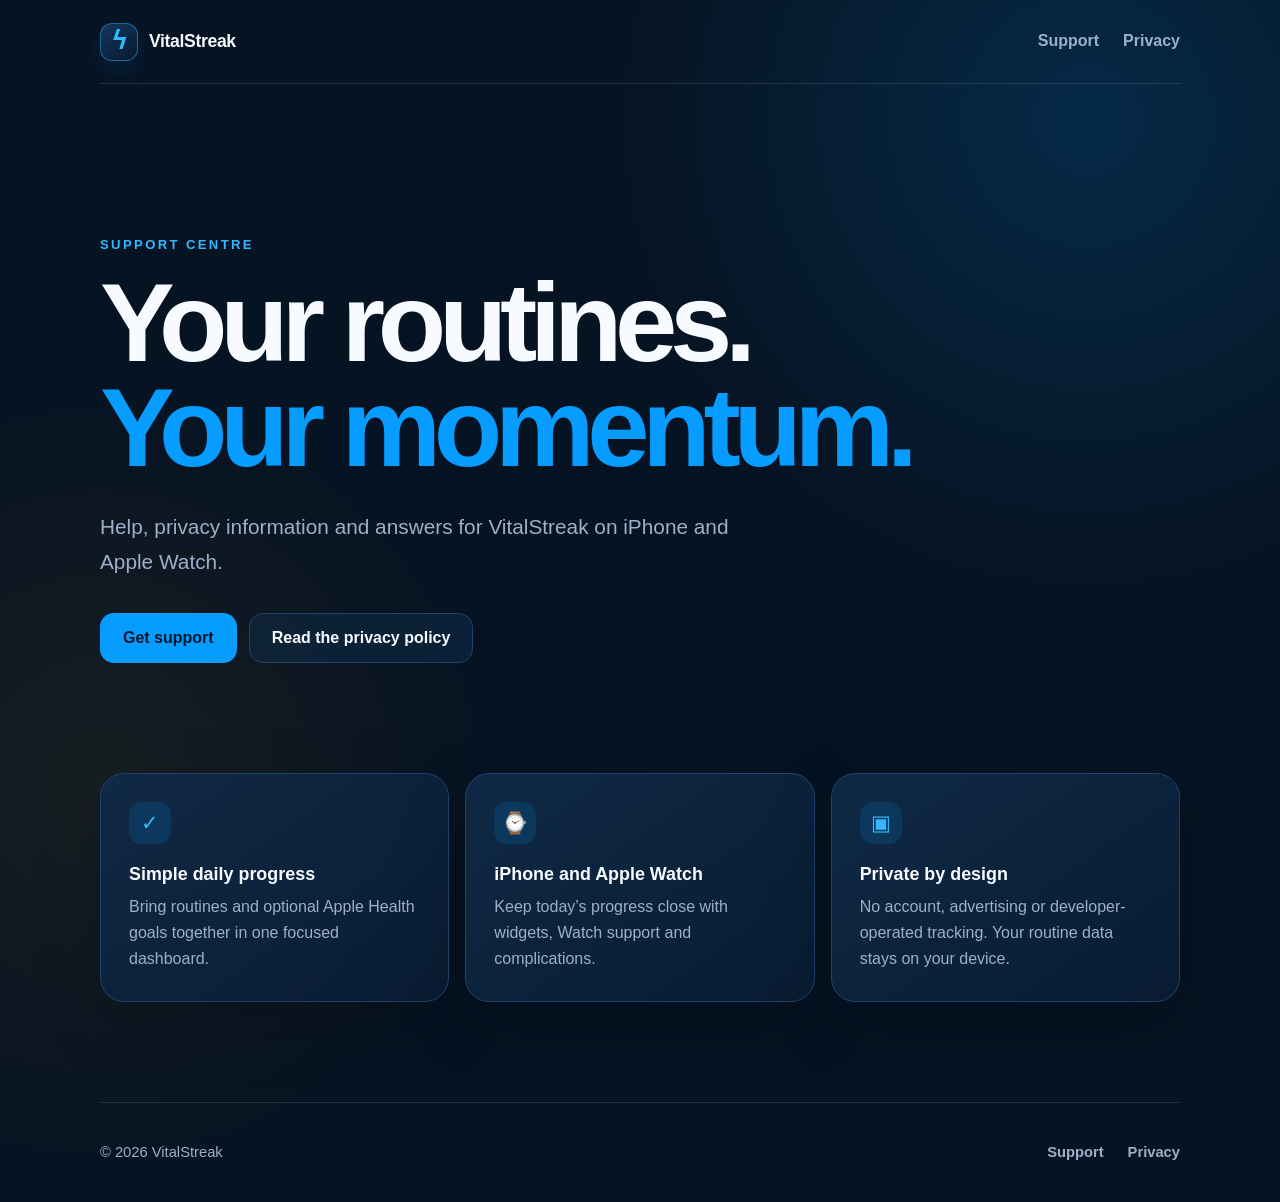
<file: index.html>
<!doctype html>
<html lang="en-GB">
<head>
  <meta charset="utf-8">
  <meta name="viewport" content="width=device-width, initial-scale=1">
  <meta name="description" content="Support and privacy information for VitalStreak, the daily health and routine tracker for iPhone and Apple Watch.">
  <meta name="theme-color" content="#071528">
  <title>VitalStreak Support</title>
  <link rel="icon" type="image/svg+xml" href="data:image/svg+xml,%3Csvg xmlns='http://www.w3.org/2000/svg' viewBox='0 0 64 64'%3E%3Crect width='64' height='64' rx='16' fill='%23071528'/%3E%3Cpath d='M34 8 18 35h12l-3 21 19-31H34z' fill='%230099ff'/%3E%3C/svg%3E">
  <link rel="stylesheet" href="styles.css">
</head>
<body>
  <header class="site-header">
    <a class="brand" href="./" aria-label="VitalStreak home">
      <span class="brand-mark" aria-hidden="true">ϟ</span>
      <span>VitalStreak</span>
    </a>
    <nav aria-label="Main navigation">
      <a href="support/">Support</a>
      <a href="privacy/">Privacy</a>
    </nav>
  </header>

  <main>
    <section class="hero">
      <p class="eyebrow">SUPPORT CENTRE</p>
      <h1>Your routines.<br><span>Your momentum.</span></h1>
      <p class="intro">Help, privacy information and answers for VitalStreak on iPhone and Apple Watch.</p>
      <div class="actions">
        <a class="button primary" href="support/">Get support</a>
        <a class="button secondary" href="privacy/">Read the privacy policy</a>
      </div>
    </section>

    <section class="feature-grid" aria-label="VitalStreak principles">
      <article class="feature-card">
        <span class="feature-icon" aria-hidden="true">✓</span>
        <h2>Simple daily progress</h2>
        <p>Bring routines and optional Apple Health goals together in one focused dashboard.</p>
      </article>
      <article class="feature-card">
        <span class="feature-icon" aria-hidden="true">⌚</span>
        <h2>iPhone and Apple Watch</h2>
        <p>Keep today’s progress close with widgets, Watch support and complications.</p>
      </article>
      <article class="feature-card">
        <span class="feature-icon" aria-hidden="true">▣</span>
        <h2>Private by design</h2>
        <p>No account, advertising or developer-operated tracking. Your routine data stays on your device.</p>
      </article>
    </section>
  </main>

  <footer>
    <p>© 2026 VitalStreak</p>
    <div><a href="support/">Support</a><a href="privacy/">Privacy</a></div>
  </footer>
</body>
</html>
</file>
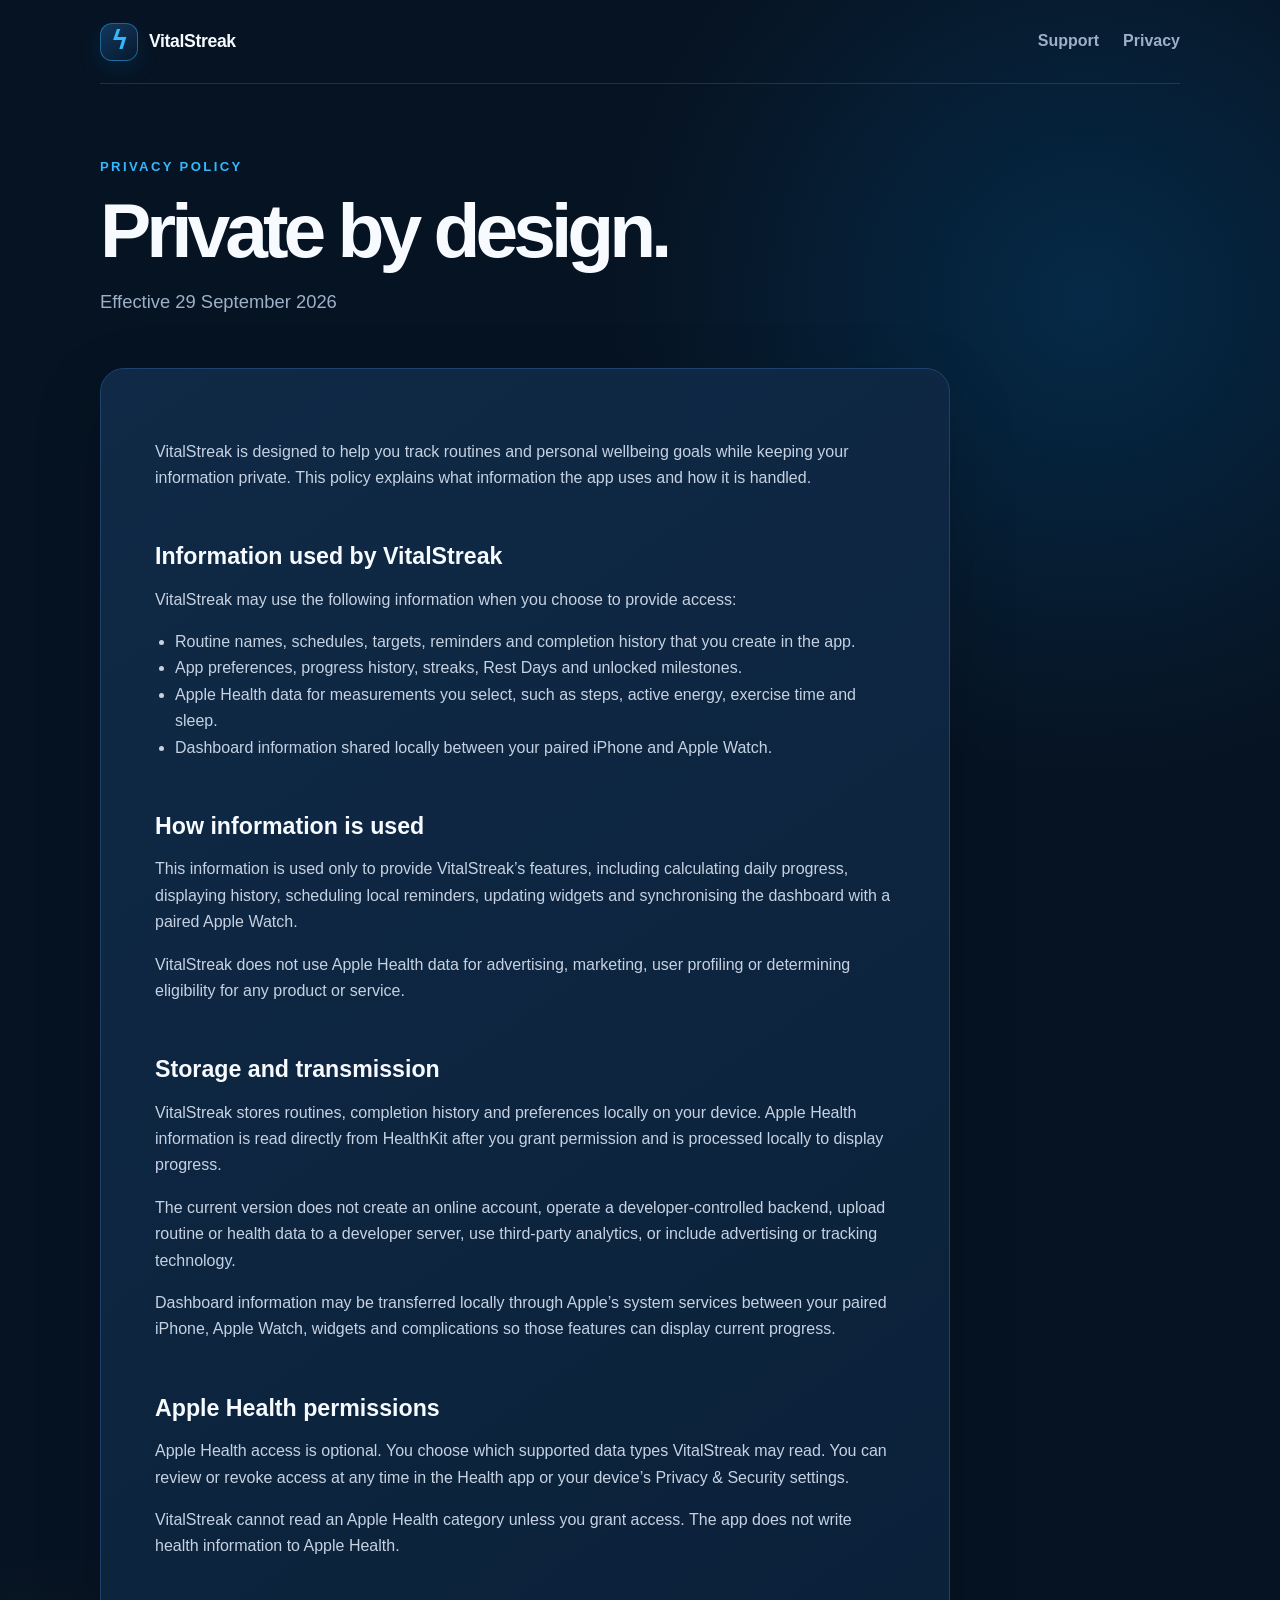
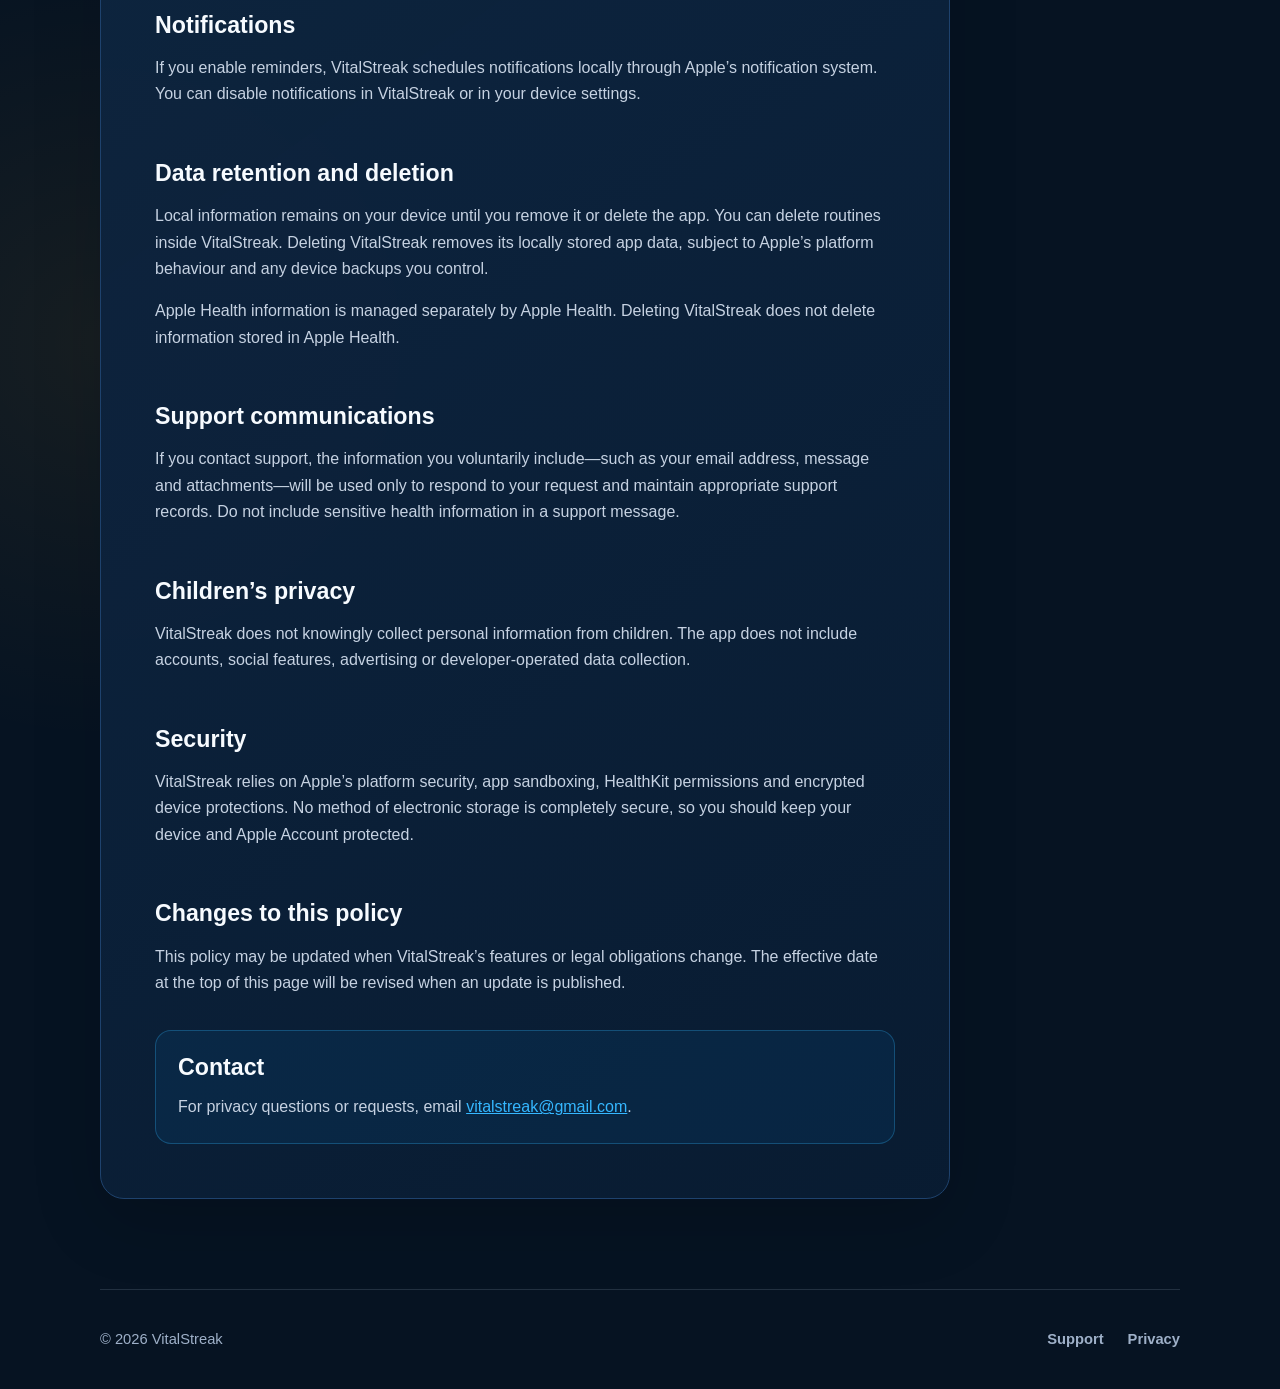
<file: privacy/index.html>
<!doctype html>
<html lang="en-GB">
<head>
  <meta charset="utf-8">
  <meta name="viewport" content="width=device-width, initial-scale=1">
  <meta name="description" content="VitalStreak privacy policy.">
  <meta name="theme-color" content="#071528">
  <title>Privacy Policy — VitalStreak</title>
  <link rel="icon" type="image/svg+xml" href="data:image/svg+xml,%3Csvg xmlns='http://www.w3.org/2000/svg' viewBox='0 0 64 64'%3E%3Crect width='64' height='64' rx='16' fill='%23071528'/%3E%3Cpath d='M34 8 18 35h12l-3 21 19-31H34z' fill='%230099ff'/%3E%3C/svg%3E">
  <link rel="stylesheet" href="../styles.css">
</head>
<body>
  <header class="site-header">
    <a class="brand" href="../" aria-label="VitalStreak home"><span class="brand-mark" aria-hidden="true">ϟ</span><span>VitalStreak</span></a>
    <nav aria-label="Main navigation"><a href="../support/">Support</a><a href="./" aria-current="page">Privacy</a></nav>
  </header>

  <main>
    <header class="page-heading">
      <p class="eyebrow">PRIVACY POLICY</p>
      <h1>Private by design.</h1>
      <p>Effective 29 September 2026</p>
    </header>

    <article class="content-card">
      <p>VitalStreak is designed to help you track routines and personal wellbeing goals while keeping your information private. This policy explains what information the app uses and how it is handled.</p>

      <h2>Information used by VitalStreak</h2>
      <p>VitalStreak may use the following information when you choose to provide access:</p>
      <ul>
        <li>Routine names, schedules, targets, reminders and completion history that you create in the app.</li>
        <li>App preferences, progress history, streaks, Rest Days and unlocked milestones.</li>
        <li>Apple Health data for measurements you select, such as steps, active energy, exercise time and sleep.</li>
        <li>Dashboard information shared locally between your paired iPhone and Apple Watch.</li>
      </ul>

      <h2>How information is used</h2>
      <p>This information is used only to provide VitalStreak’s features, including calculating daily progress, displaying history, scheduling local reminders, updating widgets and synchronising the dashboard with a paired Apple Watch.</p>
      <p>VitalStreak does not use Apple Health data for advertising, marketing, user profiling or determining eligibility for any product or service.</p>

      <h2>Storage and transmission</h2>
      <p>VitalStreak stores routines, completion history and preferences locally on your device. Apple Health information is read directly from HealthKit after you grant permission and is processed locally to display progress.</p>
      <p>The current version does not create an online account, operate a developer-controlled backend, upload routine or health data to a developer server, use third-party analytics, or include advertising or tracking technology.</p>
      <p>Dashboard information may be transferred locally through Apple’s system services between your paired iPhone, Apple Watch, widgets and complications so those features can display current progress.</p>

      <h2>Apple Health permissions</h2>
      <p>Apple Health access is optional. You choose which supported data types VitalStreak may read. You can review or revoke access at any time in the Health app or your device’s Privacy &amp; Security settings.</p>
      <p>VitalStreak cannot read an Apple Health category unless you grant access. The app does not write health information to Apple Health.</p>

      <h2>Notifications</h2>
      <p>If you enable reminders, VitalStreak schedules notifications locally through Apple’s notification system. You can disable notifications in VitalStreak or in your device settings.</p>

      <h2>Data retention and deletion</h2>
      <p>Local information remains on your device until you remove it or delete the app. You can delete routines inside VitalStreak. Deleting VitalStreak removes its locally stored app data, subject to Apple’s platform behaviour and any device backups you control.</p>
      <p>Apple Health information is managed separately by Apple Health. Deleting VitalStreak does not delete information stored in Apple Health.</p>

      <h2>Support communications</h2>
      <p>If you contact support, the information you voluntarily include—such as your email address, message and attachments—will be used only to respond to your request and maintain appropriate support records. Do not include sensitive health information in a support message.</p>

      <h2>Children’s privacy</h2>
      <p>VitalStreak does not knowingly collect personal information from children. The app does not include accounts, social features, advertising or developer-operated data collection.</p>

      <h2>Security</h2>
      <p>VitalStreak relies on Apple’s platform security, app sandboxing, HealthKit permissions and encrypted device protections. No method of electronic storage is completely secure, so you should keep your device and Apple Account protected.</p>

      <h2>Changes to this policy</h2>
      <p>This policy may be updated when VitalStreak’s features or legal obligations change. The effective date at the top of this page will be revised when an update is published.</p>

      <div class="contact-box">
        <h2>Contact</h2>
        <p>For privacy questions or requests, email <a href="mailto:vitalstreak@gmail.com">vitalstreak@gmail.com</a>.</p>
      </div>
    </article>
  </main>

  <footer><p>© 2026 VitalStreak</p><div><a href="../support/">Support</a><a href="./">Privacy</a></div></footer>
</body>
</html>
</file>
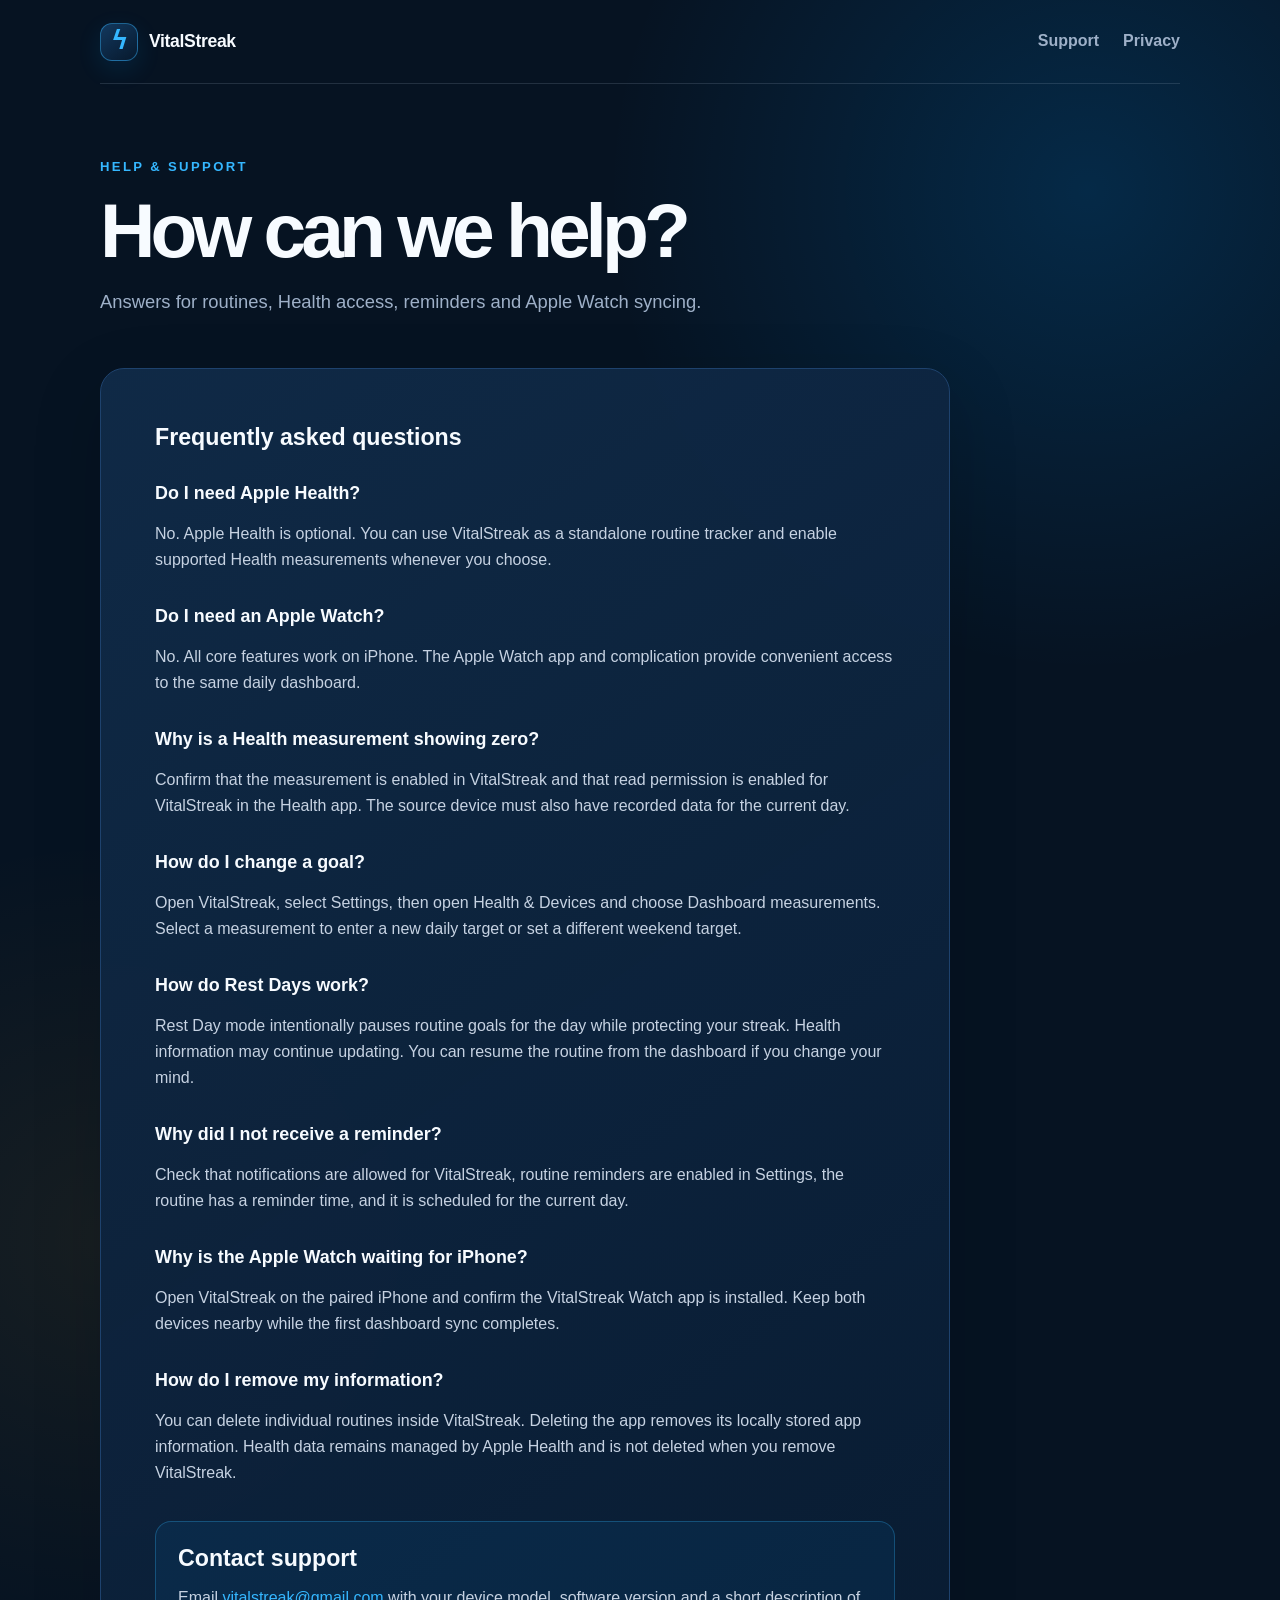
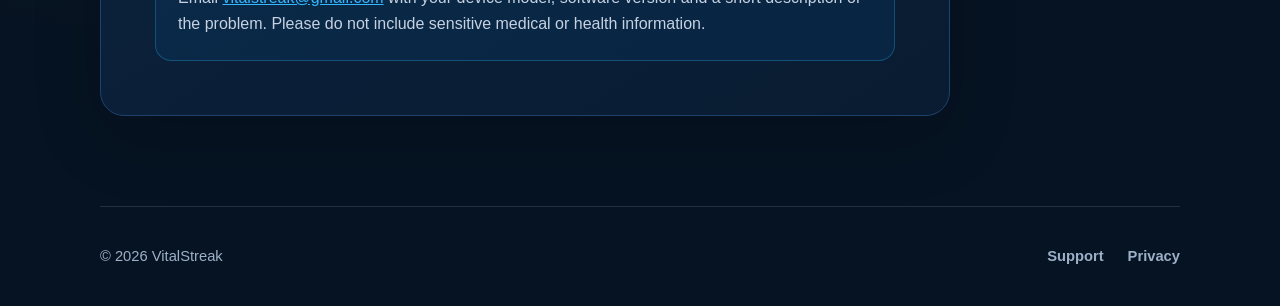
<file: support/index.html>
<!doctype html>
<html lang="en-GB">
<head>
  <meta charset="utf-8">
  <meta name="viewport" content="width=device-width, initial-scale=1">
  <meta name="description" content="Help and frequently asked questions for VitalStreak on iPhone and Apple Watch.">
  <meta name="theme-color" content="#071528">
  <title>Support — VitalStreak</title>
  <link rel="icon" type="image/svg+xml" href="data:image/svg+xml,%3Csvg xmlns='http://www.w3.org/2000/svg' viewBox='0 0 64 64'%3E%3Crect width='64' height='64' rx='16' fill='%23071528'/%3E%3Cpath d='M34 8 18 35h12l-3 21 19-31H34z' fill='%230099ff'/%3E%3C/svg%3E">
  <link rel="stylesheet" href="../styles.css">
</head>
<body>
  <header class="site-header">
    <a class="brand" href="../" aria-label="VitalStreak home"><span class="brand-mark" aria-hidden="true">ϟ</span><span>VitalStreak</span></a>
    <nav aria-label="Main navigation"><a href="./" aria-current="page">Support</a><a href="../privacy/">Privacy</a></nav>
  </header>

  <main>
    <header class="page-heading">
      <p class="eyebrow">HELP &amp; SUPPORT</p>
      <h1>How can we help?</h1>
      <p>Answers for routines, Health access, reminders and Apple Watch syncing.</p>
    </header>

    <article class="content-card">
      <h2>Frequently asked questions</h2>

      <h3>Do I need Apple Health?</h3>
      <p>No. Apple Health is optional. You can use VitalStreak as a standalone routine tracker and enable supported Health measurements whenever you choose.</p>

      <h3>Do I need an Apple Watch?</h3>
      <p>No. All core features work on iPhone. The Apple Watch app and complication provide convenient access to the same daily dashboard.</p>

      <h3>Why is a Health measurement showing zero?</h3>
      <p>Confirm that the measurement is enabled in VitalStreak and that read permission is enabled for VitalStreak in the Health app. The source device must also have recorded data for the current day.</p>

      <h3>How do I change a goal?</h3>
      <p>Open VitalStreak, select Settings, then open Health &amp; Devices and choose Dashboard measurements. Select a measurement to enter a new daily target or set a different weekend target.</p>

      <h3>How do Rest Days work?</h3>
      <p>Rest Day mode intentionally pauses routine goals for the day while protecting your streak. Health information may continue updating. You can resume the routine from the dashboard if you change your mind.</p>

      <h3>Why did I not receive a reminder?</h3>
      <p>Check that notifications are allowed for VitalStreak, routine reminders are enabled in Settings, the routine has a reminder time, and it is scheduled for the current day.</p>

      <h3>Why is the Apple Watch waiting for iPhone?</h3>
      <p>Open VitalStreak on the paired iPhone and confirm the VitalStreak Watch app is installed. Keep both devices nearby while the first dashboard sync completes.</p>

      <h3>How do I remove my information?</h3>
      <p>You can delete individual routines inside VitalStreak. Deleting the app removes its locally stored app information. Health data remains managed by Apple Health and is not deleted when you remove VitalStreak.</p>

      <div class="contact-box">
        <h2>Contact support</h2>
        <p>Email <a href="mailto:vitalstreak@gmail.com">vitalstreak@gmail.com</a> with your device model, software version and a short description of the problem. Please do not include sensitive medical or health information.</p>
      </div>
    </article>
  </main>

  <footer><p>© 2026 VitalStreak</p><div><a href="./">Support</a><a href="../privacy/">Privacy</a></div></footer>
</body>
</html>
</file>
<file: styles.css>
:root {
  color-scheme: dark;
  --background: #061322;
  --background-soft: #0a1c31;
  --card: #102a48;
  --card-border: #1e426d;
  --text: #f7fbff;
  --muted: #9eb0c8;
  --blue: #079cff;
  --blue-bright: #35b7ff;
  --gold: #ffb51f;
  --max: 1080px;
}

* { box-sizing: border-box; }

html { scroll-behavior: smooth; }

body {
  margin: 0;
  min-height: 100vh;
  background:
    radial-gradient(circle at 85% 10%, rgba(0, 153, 255, .17), transparent 30rem),
    radial-gradient(circle at 8% 65%, rgba(255, 181, 31, .07), transparent 25rem),
    var(--background);
  color: var(--text);
  font-family: -apple-system, BlinkMacSystemFont, "Segoe UI", sans-serif;
  font-size: 16px;
  line-height: 1.65;
}

a { color: var(--blue-bright); }

.site-header,
main,
footer {
  width: min(calc(100% - 40px), var(--max));
  margin-inline: auto;
}

.site-header {
  min-height: 84px;
  display: flex;
  align-items: center;
  justify-content: space-between;
  gap: 24px;
  border-bottom: 1px solid rgba(158, 176, 200, .18);
}

.brand {
  display: inline-flex;
  align-items: center;
  gap: 11px;
  color: var(--text);
  text-decoration: none;
  font-size: 1.1rem;
  font-weight: 750;
  letter-spacing: -.02em;
}

.brand-mark {
  width: 38px;
  height: 38px;
  display: grid;
  place-items: center;
  border: 1px solid rgba(53, 183, 255, .45);
  border-radius: 12px;
  background: linear-gradient(145deg, #12385e, #07192d);
  color: var(--blue-bright);
  font-size: 1.55rem;
  line-height: 1;
  box-shadow: 0 8px 24px rgba(0, 153, 255, .12);
}

nav, footer div { display: flex; gap: 24px; }

nav a,
footer a {
  color: var(--muted);
  text-decoration: none;
  font-weight: 650;
}

nav a:hover,
nav a:focus-visible,
footer a:hover,
footer a:focus-visible { color: var(--text); }

.hero {
  max-width: 840px;
  padding: clamp(76px, 12vw, 150px) 0 clamp(64px, 9vw, 110px);
}

.eyebrow {
  margin: 0 0 14px;
  color: var(--blue-bright);
  font-size: .82rem;
  font-weight: 800;
  letter-spacing: .18em;
}

h1 {
  margin: 0;
  font-size: clamp(3.2rem, 9vw, 7rem);
  line-height: .94;
  letter-spacing: -.065em;
}

h1 span { color: var(--blue); }

.intro {
  max-width: 660px;
  margin: 30px 0 0;
  color: var(--muted);
  font-size: clamp(1.08rem, 2vw, 1.3rem);
}

.actions {
  display: flex;
  flex-wrap: wrap;
  gap: 12px;
  margin-top: 34px;
}

.button {
  min-height: 50px;
  display: inline-flex;
  align-items: center;
  justify-content: center;
  padding: 10px 22px;
  border: 1px solid transparent;
  border-radius: 14px;
  text-decoration: none;
  font-weight: 750;
}

.button.primary {
  background: var(--blue);
  color: #00182b;
}

.button.secondary {
  border-color: var(--card-border);
  background: rgba(16, 42, 72, .55);
  color: var(--text);
}

.feature-grid {
  display: grid;
  grid-template-columns: repeat(3, 1fr);
  gap: 16px;
  padding-bottom: 100px;
}

.feature-card,
.content-card {
  border: 1px solid var(--card-border);
  border-radius: 24px;
  background: linear-gradient(145deg, rgba(16, 42, 72, .96), rgba(9, 28, 50, .95));
  box-shadow: 0 22px 70px rgba(0, 0, 0, .16);
}

.feature-card { padding: 28px; }

.feature-icon {
  width: 42px;
  height: 42px;
  display: grid;
  place-items: center;
  margin-bottom: 20px;
  border-radius: 13px;
  background: rgba(0, 153, 255, .14);
  color: var(--blue-bright);
  font-size: 1.3rem;
}

h2, h3 { line-height: 1.22; }

.feature-card h2 {
  margin: 0 0 8px;
  font-size: 1.12rem;
}

.feature-card p { margin: 0; color: var(--muted); }

.page-heading {
  max-width: 790px;
  padding: 72px 0 32px;
}

.page-heading h1 {
  font-size: clamp(2.7rem, 6vw, 5rem);
  line-height: 1;
}

.page-heading p:last-child {
  max-width: 650px;
  color: var(--muted);
  font-size: 1.15rem;
}

.content-card {
  max-width: 850px;
  padding: clamp(24px, 5vw, 54px);
  margin-bottom: 90px;
}

.content-card h2 {
  margin: 2.2em 0 .55em;
  font-size: 1.45rem;
}

.content-card h2:first-child { margin-top: 0; }

.content-card h3 {
  margin: 1.8em 0 .45em;
  font-size: 1.12rem;
}

.content-card p,
.content-card li { color: #c6d2e2; }

.content-card ul { padding-left: 1.25rem; }

.contact-box {
  margin-top: 34px;
  padding: 22px;
  border: 1px solid rgba(53, 183, 255, .28);
  border-radius: 16px;
  background: rgba(0, 153, 255, .08);
}

.contact-box p { margin: 0; }

footer {
  min-height: 100px;
  display: flex;
  align-items: center;
  justify-content: space-between;
  gap: 24px;
  border-top: 1px solid rgba(158, 176, 200, .18);
  color: var(--muted);
  font-size: .92rem;
}

@media (max-width: 760px) {
  .site-header, main, footer { width: min(calc(100% - 28px), var(--max)); }
  .site-header { min-height: 72px; }
  nav { gap: 16px; }
  .feature-grid { grid-template-columns: 1fr; }
  .hero { padding-top: 70px; }
  footer { align-items: flex-start; flex-direction: column; justify-content: center; padding: 28px 0; }
}

@media (prefers-reduced-motion: no-preference) {
  .button, nav a, footer a { transition: color .2s ease, background-color .2s ease, transform .2s ease; }
  .button:hover { transform: translateY(-2px); }
}
</file>
